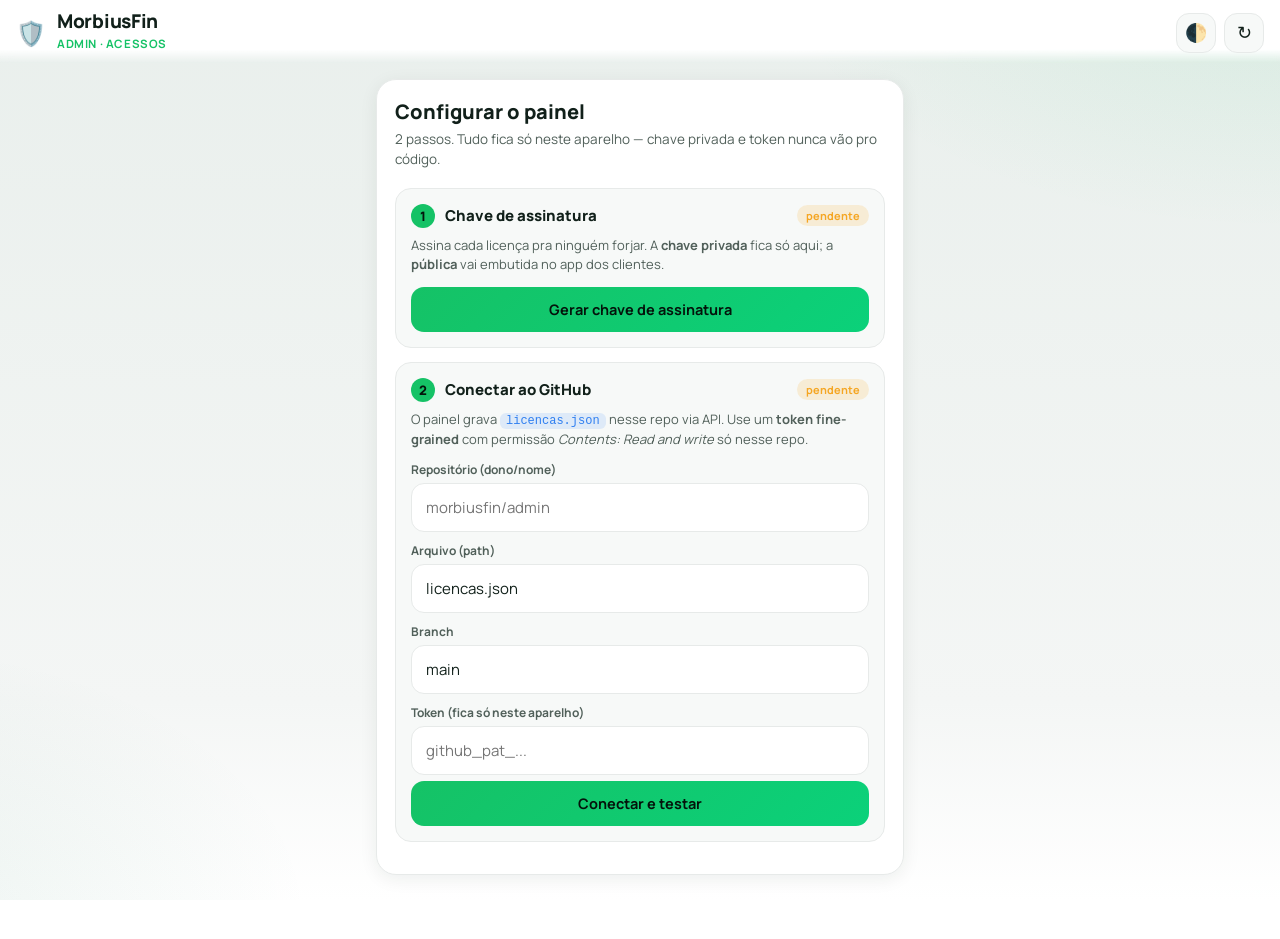
<file: admin/index.html>
<!DOCTYPE html>
<html lang="pt-BR">
<head>
  <meta charset="UTF-8" />
  <meta name="viewport" content="width=device-width, initial-scale=1.0, maximum-scale=1.0, user-scalable=no, viewport-fit=cover" />
  <meta name="theme-color" content="#0b3d2e" />
  <meta name="apple-mobile-web-app-capable" content="yes" />
  <meta name="apple-mobile-web-app-status-bar-style" content="black-translucent" />
  <meta name="apple-mobile-web-app-title" content="MorbiusFin admin" />
  <title>MorbiusFin · admin</title>
  <script>try{var t=localStorage.getItem("mfadmin.theme"),h=document.documentElement;if(t==="dark")h.classList.add("theme-dark");else if(t==="light")h.classList.add("theme-light");}catch(e){}</script>
  <link rel="manifest" href="manifest.webmanifest" />
  <link rel="apple-touch-icon" href="icons/icon-192.png" />
  <link rel="icon" href="icons/icon-192.png" />
  <link rel="preconnect" href="https://fonts.googleapis.com" />
  <link rel="preconnect" href="https://fonts.gstatic.com" crossorigin />
  <link rel="stylesheet" href="https://fonts.googleapis.com/css2?family=Manrope:wght@400;500;600;700;800&display=swap" />
  <link rel="stylesheet" href="css/styles.css" />
</head>
<body class="splash-on">
  <!-- SPLASH -->
  <div id="splash">
    <div class="splash-bg"></div>
    <div class="splash-name">MorbiusFin</div>
    <div class="splash-tag">painel de acessos</div>
    <div class="splash-loader" aria-hidden="true"><span></span></div>
  </div>

  <!-- HEADER -->
  <header class="app-header">
    <div class="header-row">
      <div class="header-left">
        <span class="brand-mark" aria-hidden="true">🛡️</span>
        <div class="brand-text">
          <h1>MorbiusFin</h1>
          <span class="brand-sub">admin · acessos</span>
        </div>
      </div>
      <div class="header-right">
        <button id="btnTheme" class="icon-btn" aria-label="Tema" title="Tema">🌓</button>
        <button id="btnSync" class="icon-btn" aria-label="Atualizar" title="Atualizar">↻</button>
      </div>
    </div>
    <div id="connBar" class="conn-bar hidden">
      <span id="connDot" class="conn-dot"></span>
      <span id="connText">desconectado</span>
      <button id="connEdit" class="conn-edit">conexão</button>
    </div>
  </header>

  <main class="app">
    <!-- ===== SETUP / ONBOARDING ===== -->
    <section id="setup" class="screen hidden">
      <div class="card setup-card">
        <h2 class="setup-title">Configurar o painel</h2>
        <p class="setup-lead">2 passos. Tudo fica só neste aparelho — chave privada e token nunca vão pro código.</p>

        <!-- passo 1: chave -->
        <div class="step" id="step1">
          <div class="step-head"><span class="step-num">1</span><span class="step-name">Chave de assinatura</span><span id="step1Badge" class="step-badge">pendente</span></div>
          <p class="step-desc">Assina cada licença pra ninguém forjar. A <b>chave privada</b> fica só aqui; a <b>pública</b> vai embutida no app dos clientes.</p>
          <div id="keyMissing">
            <button id="genKey" class="btn primary block">Gerar chave de assinatura</button>
          </div>
          <div id="keyReady" class="hidden">
            <label class="mini-label">Chave pública (entregue ao dev pra embutir no financas)</label>
            <textarea id="pubKeyOut" class="pub-out" rows="3" readonly></textarea>
            <div class="row-btns">
              <button id="copyPub" class="btn ghost sm">Copiar pública</button>
              <button id="backupKeys" class="btn ghost sm">Baixar backup das chaves</button>
            </div>
            <details class="adv">
              <summary>Restaurar chaves de um backup</summary>
              <input id="restoreKeys" type="file" accept="application/json" class="file-in" />
            </details>
            <p class="warn-line">⚠️ Sem backup da chave privada, ao reinstalar você não consegue mais publicar mudanças. Guarde o arquivo.</p>
          </div>
        </div>

        <!-- passo 2: github -->
        <div class="step" id="step2">
          <div class="step-head"><span class="step-num">2</span><span class="step-name">Conectar ao GitHub</span><span id="step2Badge" class="step-badge">pendente</span></div>
          <p class="step-desc">O painel grava <code>licencas.json</code> nesse repo via API. Use um <b>token fine-grained</b> com permissão <i>Contents: Read and write</i> só nesse repo.</p>
          <label class="mini-label">Repositório (dono/nome)</label>
          <input id="ghRepo" class="field" placeholder="morbiusfin/admin" autocapitalize="off" autocorrect="off" spellcheck="false" />
          <label class="mini-label">Arquivo (path)</label>
          <input id="ghPath" class="field" value="licencas.json" autocapitalize="off" autocorrect="off" spellcheck="false" />
          <label class="mini-label">Branch</label>
          <input id="ghBranch" class="field" value="main" autocapitalize="off" autocorrect="off" spellcheck="false" />
          <label class="mini-label">Token (fica só neste aparelho)</label>
          <input id="ghToken" class="field" type="password" placeholder="github_pat_..." autocapitalize="off" autocorrect="off" spellcheck="false" />
          <button id="connectGh" class="btn primary block">Conectar e testar</button>
          <p id="connErr" class="err-line hidden"></p>
        </div>
      </div>
    </section>

    <!-- ===== DASHBOARD ===== -->
    <section id="dash" class="screen hidden">
      <div class="stat-row">
        <div class="stat"><span class="stat-num" id="stAtivos">0</span><span class="stat-lab">ativos</span></div>
        <div class="stat"><span class="stat-num" id="stBloq">0</span><span class="stat-lab">bloqueados</span></div>
        <div class="stat"><span class="stat-num" id="stVit">0</span><span class="stat-lab">vitalícios</span></div>
        <div class="stat warn-stat"><span class="stat-num" id="stExp">0</span><span class="stat-lab">expirando</span></div>
      </div>

      <div class="toolbar">
        <input id="search" class="field search" placeholder="🔎 buscar por apelido ou código" />
        <select id="filterSt" class="field sel">
          <option value="all">Todos</option>
          <option value="ativo">Ativos</option>
          <option value="bloqueado">Bloqueados</option>
          <option value="expirado">Expirados</option>
          <option value="vitalicio">Vitalícios</option>
        </select>
      </div>

      <div id="dirtyBar" class="dirty-bar hidden">
        <span id="dirtyText">1 alteração pendente</span>
        <button id="publish" class="btn primary sm">Publicar</button>
      </div>

      <div id="list" class="lic-list"></div>
      <div id="empty" class="empty hidden">
        <div class="empty-emoji">📭</div>
        <p>Nenhuma licença ainda.</p>
        <p class="muted-sm">Toque em <b>+</b> e cole o código de acesso que o cliente vê no app dele.</p>
      </div>
      <div class="last-pub" id="lastPub"></div>
    </section>
  </main>

  <!-- FAB -->
  <button id="fab" class="fab hidden" aria-label="Adicionar licença">+</button>

  <!-- ===== MODAIS ===== -->
  <div id="modalAdd" class="modal hidden">
    <div class="modal-card">
      <button class="modal-x" data-close="modalAdd" aria-label="Fechar">✕</button>
      <h3 id="addTitle">Adicionar licença</h3>
      <label class="mini-label">Código de acesso do cliente</label>
      <input id="addCode" class="field" placeholder="ex.: 4F2A-9C71" autocapitalize="characters" autocorrect="off" spellcheck="false" />
      <label class="mini-label">Apelido (só pra você ver)</label>
      <input id="addName" class="field" placeholder="ex.: João — WhatsApp" />
      <label class="mini-label">Plano</label>
      <select id="addPlan" class="field sel">
        <option value="vitalicio">Vitalício</option>
        <option value="mensal">Mensal (30 dias)</option>
        <option value="anual">Anual (365 dias)</option>
        <option value="teste">Teste (7 dias)</option>
      </select>
      <div class="modal-actions">
        <button class="btn ghost" data-close="modalAdd">Cancelar</button>
        <button id="addSave" class="btn primary">Adicionar</button>
      </div>
    </div>
  </div>

  <div id="modalConfirm" class="modal hidden">
    <div class="modal-card alert-card">
      <h3 id="cfTitle">Confirmar</h3>
      <p id="cfText" class="cf-text"></p>
      <div class="modal-actions">
        <button class="btn ghost" data-close="modalConfirm">Cancelar</button>
        <button id="cfOk" class="btn danger">Confirmar</button>
      </div>
    </div>
  </div>

  <div id="connModal" class="modal hidden">
    <div class="modal-card">
      <button class="modal-x" data-close="connModal" aria-label="Fechar">✕</button>
      <h3>Conexão GitHub</h3>
      <label class="mini-label">Repositório (dono/nome)</label>
      <input id="cmRepo" class="field" autocapitalize="off" autocorrect="off" spellcheck="false" />
      <label class="mini-label">Arquivo (path)</label>
      <input id="cmPath" class="field" autocapitalize="off" autocorrect="off" spellcheck="false" />
      <label class="mini-label">Branch</label>
      <input id="cmBranch" class="field" autocapitalize="off" autocorrect="off" spellcheck="false" />
      <label class="mini-label">Token</label>
      <input id="cmToken" class="field" type="password" placeholder="(em branco = manter atual)" autocapitalize="off" autocorrect="off" spellcheck="false" />
      <div class="modal-actions col">
        <button id="cmSave" class="btn primary block">Salvar e testar</button>
        <button id="cmForget" class="btn ghost block">Esquecer token deste aparelho</button>
      </div>
      <p id="cmErr" class="err-line hidden"></p>
    </div>
  </div>

  <div id="toast" class="toast hidden"></div>

  <script src="js/sign.js"></script>
  <script src="js/github.js"></script>
  <script src="js/app.js"></script>
</body>
</html>
</file>
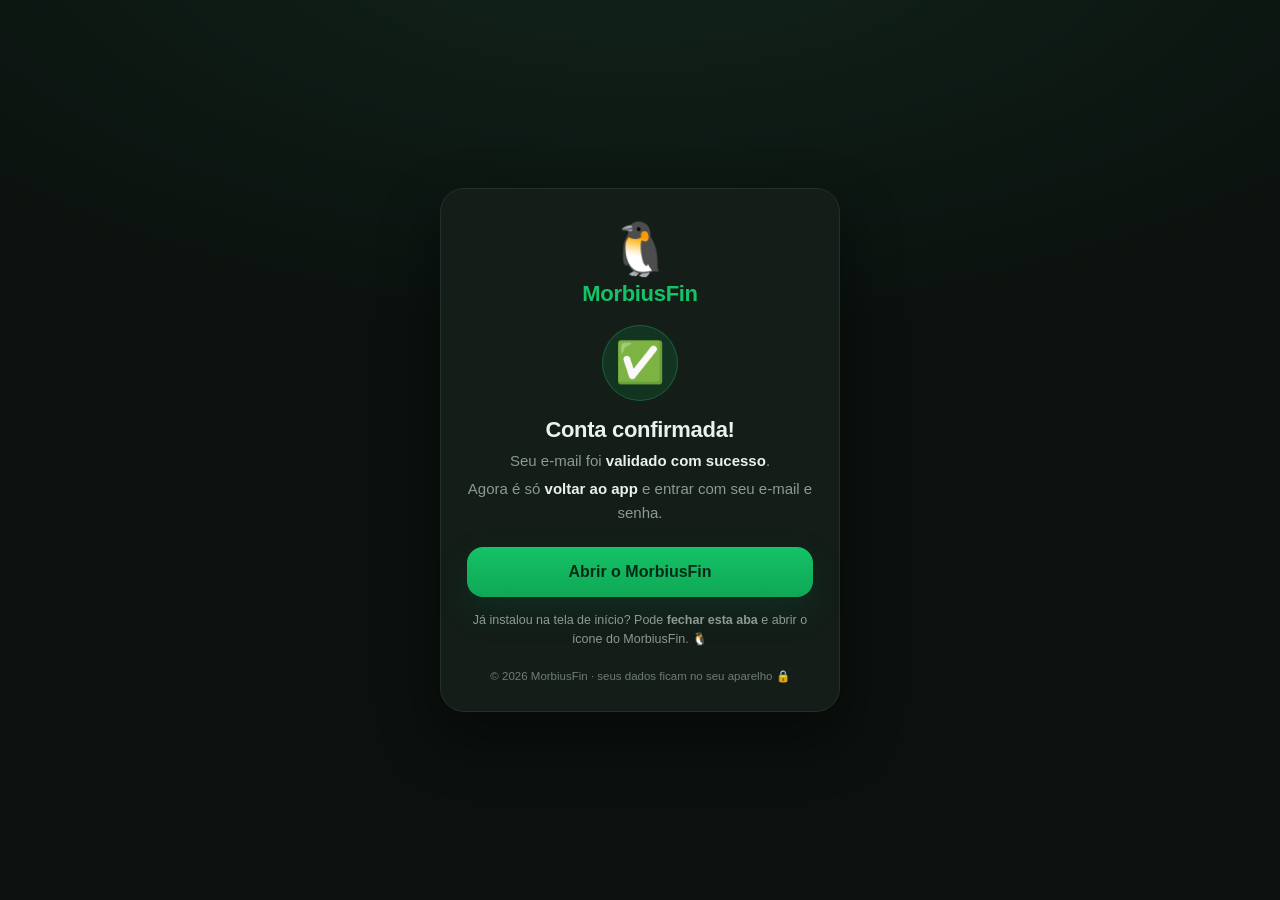
<file: confirmado.html>
<!DOCTYPE html>
<html lang="pt-BR">
<head>
<meta charset="utf-8">
<meta name="viewport" content="width=device-width, initial-scale=1, viewport-fit=cover">
<title>Conta confirmada · MorbiusFin</title>
<link rel="icon" href="icons/icon-192.png">
<style>
  :root { --bg:#0b110e; --card:#141d18; --line:#23302a; --ink:#eaf2ee; --muted:#8b9a92; --green:#15c266; --green2:#0fa856; }
  * { box-sizing: border-box; -webkit-tap-highlight-color: transparent; }
  html, body { margin: 0; height: 100%; }
  body { background: radial-gradient(120% 80% at 50% -10%, #11241b 0%, var(--bg) 60%); color: var(--ink);
    font-family: -apple-system, BlinkMacSystemFont, "Segoe UI", Roboto, Helvetica, Arial, sans-serif;
    display: flex; align-items: center; justify-content: center; padding: 24px; min-height: 100dvh; }
  .card { width: 100%; max-width: 400px; background: var(--card); border: 1px solid var(--line); border-radius: 24px;
    padding: 34px 26px 28px; text-align: center; box-shadow: 0 24px 60px rgba(0,0,0,.45); animation: pop .4s cubic-bezier(.2,.8,.2,1); }
  @keyframes pop { from { opacity: 0; transform: translateY(12px) scale(.97); } to { opacity: 1; transform: none; } }
  .peng { font-size: 52px; line-height: 1; }
  .brand { margin-top: 6px; font-size: 22px; font-weight: 800; color: var(--green); letter-spacing: -.3px; }
  .check { margin: 18px auto 0; width: 76px; height: 76px; border-radius: 50%; background: rgba(21,194,102,.14);
    border: 1px solid rgba(21,194,102,.34); display: flex; align-items: center; justify-content: center; font-size: 40px;
    animation: chk .5s .15s cubic-bezier(.34,1.6,.5,1) both; }
  @keyframes chk { from { transform: scale(0); } to { transform: scale(1); } }
  h1 { font-size: 22px; font-weight: 800; margin: 16px 0 6px; letter-spacing: -.3px; }
  p { font-size: 15px; line-height: 1.6; color: var(--muted); margin: 0 0 4px; }
  p b { color: var(--ink); }
  .btn { display: block; width: 100%; margin-top: 22px; background: linear-gradient(180deg, var(--green) 0%, var(--green2) 100%);
    color: #062a18; font-size: 16px; font-weight: 800; text-decoration: none; padding: 16px; border-radius: 16px;
    box-shadow: 0 14px 30px rgba(11,61,46,.45); }
  .btn:active { transform: scale(.97); }
  .note { font-size: 12.5px; color: var(--muted); margin-top: 14px; line-height: 1.55; }
  .foot { margin-top: 20px; font-size: 11.5px; color: #6f7d75; }
</style>
</head>
<body>
  <div class="card">
    <div class="peng">🐧</div>
    <div class="brand">MorbiusFin</div>
    <div class="check">✅</div>
    <h1>Conta confirmada!</h1>
    <p>Seu e-mail foi <b>validado com sucesso</b>.</p>
    <p>Agora é só <b>voltar ao app</b> e entrar com seu e-mail e senha.</p>
    <a class="btn" href="https://morbiusfin.github.io">Abrir o MorbiusFin</a>
    <div class="note">Já instalou na tela de início? Pode <b>fechar esta aba</b> e abrir o ícone do MorbiusFin. 🐧</div>
    <div class="foot">© 2026 MorbiusFin · seus dados ficam no seu aparelho 🔒</div>
  </div>
</body>
</html>
</file>
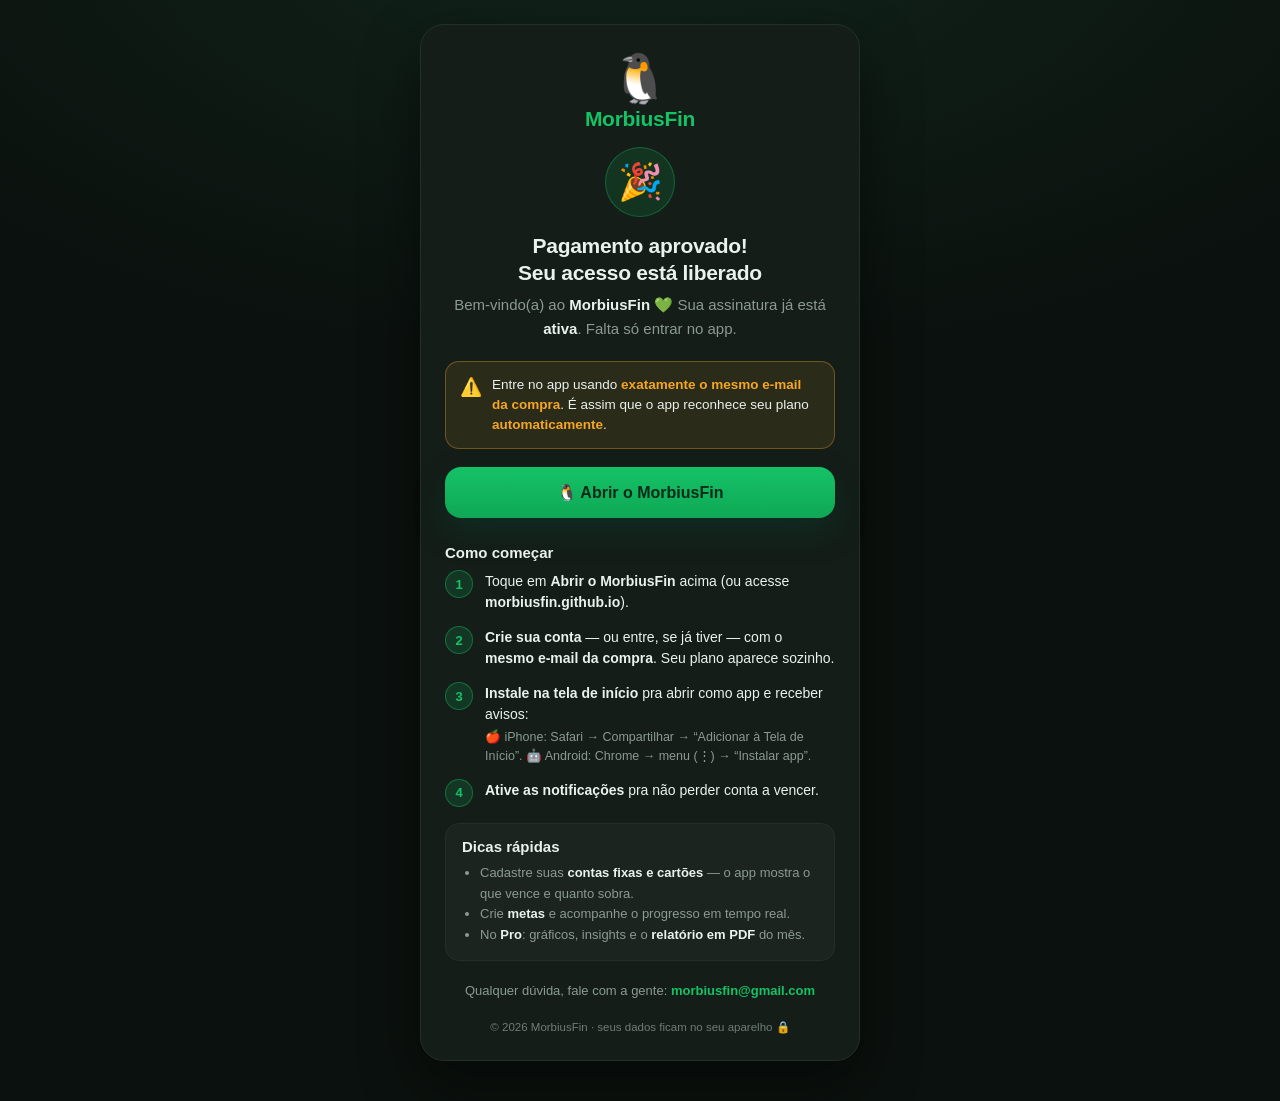
<file: obrigado.html>
<!DOCTYPE html>
<html lang="pt-BR">
<head>
<meta charset="utf-8">
<meta name="viewport" content="width=device-width, initial-scale=1, viewport-fit=cover">
<title>Acesso liberado · MorbiusFin</title>
<link rel="icon" href="icons/icon-192.png">
<style>
  :root { --bg:#0b110e; --card:#141d18; --line:#23302a; --ink:#eaf2ee; --muted:#8b9a92; --green:#15c266; --green2:#0fa856; --amber:#f5a623; }
  * { box-sizing: border-box; -webkit-tap-highlight-color: transparent; }
  html, body { margin: 0; }
  body { background: radial-gradient(120% 70% at 50% -8%, #11241b 0%, var(--bg) 58%); color: var(--ink);
    font-family: -apple-system, BlinkMacSystemFont, "Segoe UI", Roboto, Helvetica, Arial, sans-serif;
    display: flex; align-items: flex-start; justify-content: center; padding: 24px 16px 40px; min-height: 100dvh; }
  .card { width: 100%; max-width: 440px; background: var(--card); border: 1px solid var(--line); border-radius: 24px;
    padding: 30px 24px 26px; box-shadow: 0 24px 60px rgba(0,0,0,.45); animation: pop .45s cubic-bezier(.2,.8,.2,1); }
  @keyframes pop { from { opacity: 0; transform: translateY(14px) scale(.97); } to { opacity: 1; transform: none; } }
  .top { text-align: center; }
  .peng { font-size: 48px; line-height: 1; }
  .brand { margin-top: 4px; font-size: 21px; font-weight: 800; color: var(--green); letter-spacing: -.3px; }
  .check { margin: 16px auto 0; width: 70px; height: 70px; border-radius: 50%; background: rgba(21,194,102,.14);
    border: 1px solid rgba(21,194,102,.34); display: flex; align-items: center; justify-content: center; font-size: 36px;
    animation: chk .5s .15s cubic-bezier(.34,1.6,.5,1) both; }
  @keyframes chk { from { transform: scale(0); } to { transform: scale(1); } }
  h1 { font-size: 21px; font-weight: 800; margin: 15px 0 6px; letter-spacing: -.3px; text-align: center; line-height: 1.3; }
  .lead { font-size: 15px; line-height: 1.6; color: var(--muted); margin: 0; text-align: center; }
  .lead b { color: var(--ink); }
  .warn { display: flex; gap: 10px; margin: 20px 0 4px; padding: 13px 14px; border-radius: 14px;
    background: rgba(245,166,35,.10); border: 1px solid rgba(245,166,35,.34); }
  .warn .ic { font-size: 18px; line-height: 1.4; }
  .warn div { font-size: 13.5px; line-height: 1.5; color: var(--ink); }
  .warn b { color: var(--amber); }
  .btn { display: block; width: 100%; margin-top: 18px; background: linear-gradient(180deg, var(--green) 0%, var(--green2) 100%);
    color: #062a18; font-size: 16px; font-weight: 800; text-decoration: none; text-align: center; padding: 16px; border-radius: 16px;
    box-shadow: 0 14px 30px rgba(11,61,46,.45); }
  .btn:active { transform: scale(.98); }
  .sec-t { font-size: 15px; font-weight: 800; color: var(--ink); margin: 26px 0 10px; }
  ol.steps { margin: 0; padding: 0; list-style: none; counter-reset: s; }
  ol.steps li { position: relative; padding: 0 0 14px 40px; counter-increment: s; font-size: 14px; line-height: 1.5; color: var(--ink); }
  ol.steps li::before { content: counter(s); position: absolute; left: 0; top: -1px; width: 26px; height: 26px; border-radius: 50%;
    background: rgba(21,194,102,.16); border: 1px solid rgba(21,194,102,.4); color: var(--green); font-weight: 800; font-size: 13px;
    display: flex; align-items: center; justify-content: center; }
  ol.steps li:last-child { padding-bottom: 0; }
  ol.steps li b { color: var(--ink); }
  ol.steps li .sub { display: block; color: var(--muted); font-size: 12.5px; margin-top: 3px; }
  .tips { margin-top: 22px; padding: 14px 16px; border-radius: 14px; background: rgba(255,255,255,.03); border: 1px solid var(--line); }
  .tips .sec-t { margin: 0 0 8px; }
  .tips ul { margin: 0; padding-left: 18px; }
  .tips li { font-size: 13px; line-height: 1.6; color: var(--muted); }
  .tips li b { color: var(--ink); }
  .support { margin-top: 20px; text-align: center; font-size: 13px; color: var(--muted); line-height: 1.6; }
  .support a { color: var(--green); font-weight: 700; text-decoration: none; }
  .foot { margin-top: 18px; text-align: center; font-size: 11.5px; color: #6f7d75; }
</style>
</head>
<body>
  <div class="card">
    <div class="top">
      <div class="peng">🐧</div>
      <div class="brand">MorbiusFin</div>
      <div class="check">🎉</div>
      <h1>Pagamento aprovado!<br>Seu acesso está liberado</h1>
      <p class="lead">Bem-vindo(a) ao <b>MorbiusFin</b> 💚 Sua assinatura já está <b>ativa</b>. Falta só entrar no app.</p>
    </div>

    <div class="warn">
      <span class="ic">⚠️</span>
      <div>Entre no app usando <b>exatamente o mesmo e-mail da compra</b>. É assim que o app reconhece seu plano <b>automaticamente</b>.</div>
    </div>

    <a class="btn" href="https://morbiusfin.github.io">🐧 Abrir o MorbiusFin</a>

    <div class="sec-t">Como começar</div>
    <ol class="steps">
      <li>Toque em <b>Abrir o MorbiusFin</b> acima (ou acesse <b>morbiusfin.github.io</b>).</li>
      <li><b>Crie sua conta</b> — ou entre, se já tiver — com o <b>mesmo e-mail da compra</b>. Seu plano aparece sozinho.</li>
      <li><b>Instale na tela de início</b> pra abrir como app e receber avisos:
        <span class="sub">🍎 iPhone: Safari → Compartilhar → “Adicionar à Tela de Início”. 🤖 Android: Chrome → menu (⋮) → “Instalar app”.</span>
      </li>
      <li><b>Ative as notificações</b> pra não perder conta a vencer.</li>
    </ol>

    <div class="tips">
      <div class="sec-t">Dicas rápidas</div>
      <ul>
        <li>Cadastre suas <b>contas fixas e cartões</b> — o app mostra o que vence e quanto sobra.</li>
        <li>Crie <b>metas</b> e acompanhe o progresso em tempo real.</li>
        <li>No <b>Pro</b>: gráficos, insights e o <b>relatório em PDF</b> do mês.</li>
      </ul>
    </div>

    <div class="support">
      Qualquer dúvida, fale com a gente: <a href="mailto:morbiusfin@gmail.com">morbiusfin@gmail.com</a>
    </div>
    <div class="foot">© 2026 MorbiusFin · seus dados ficam no seu aparelho 🔒</div>
  </div>
</body>
</html>
</file>
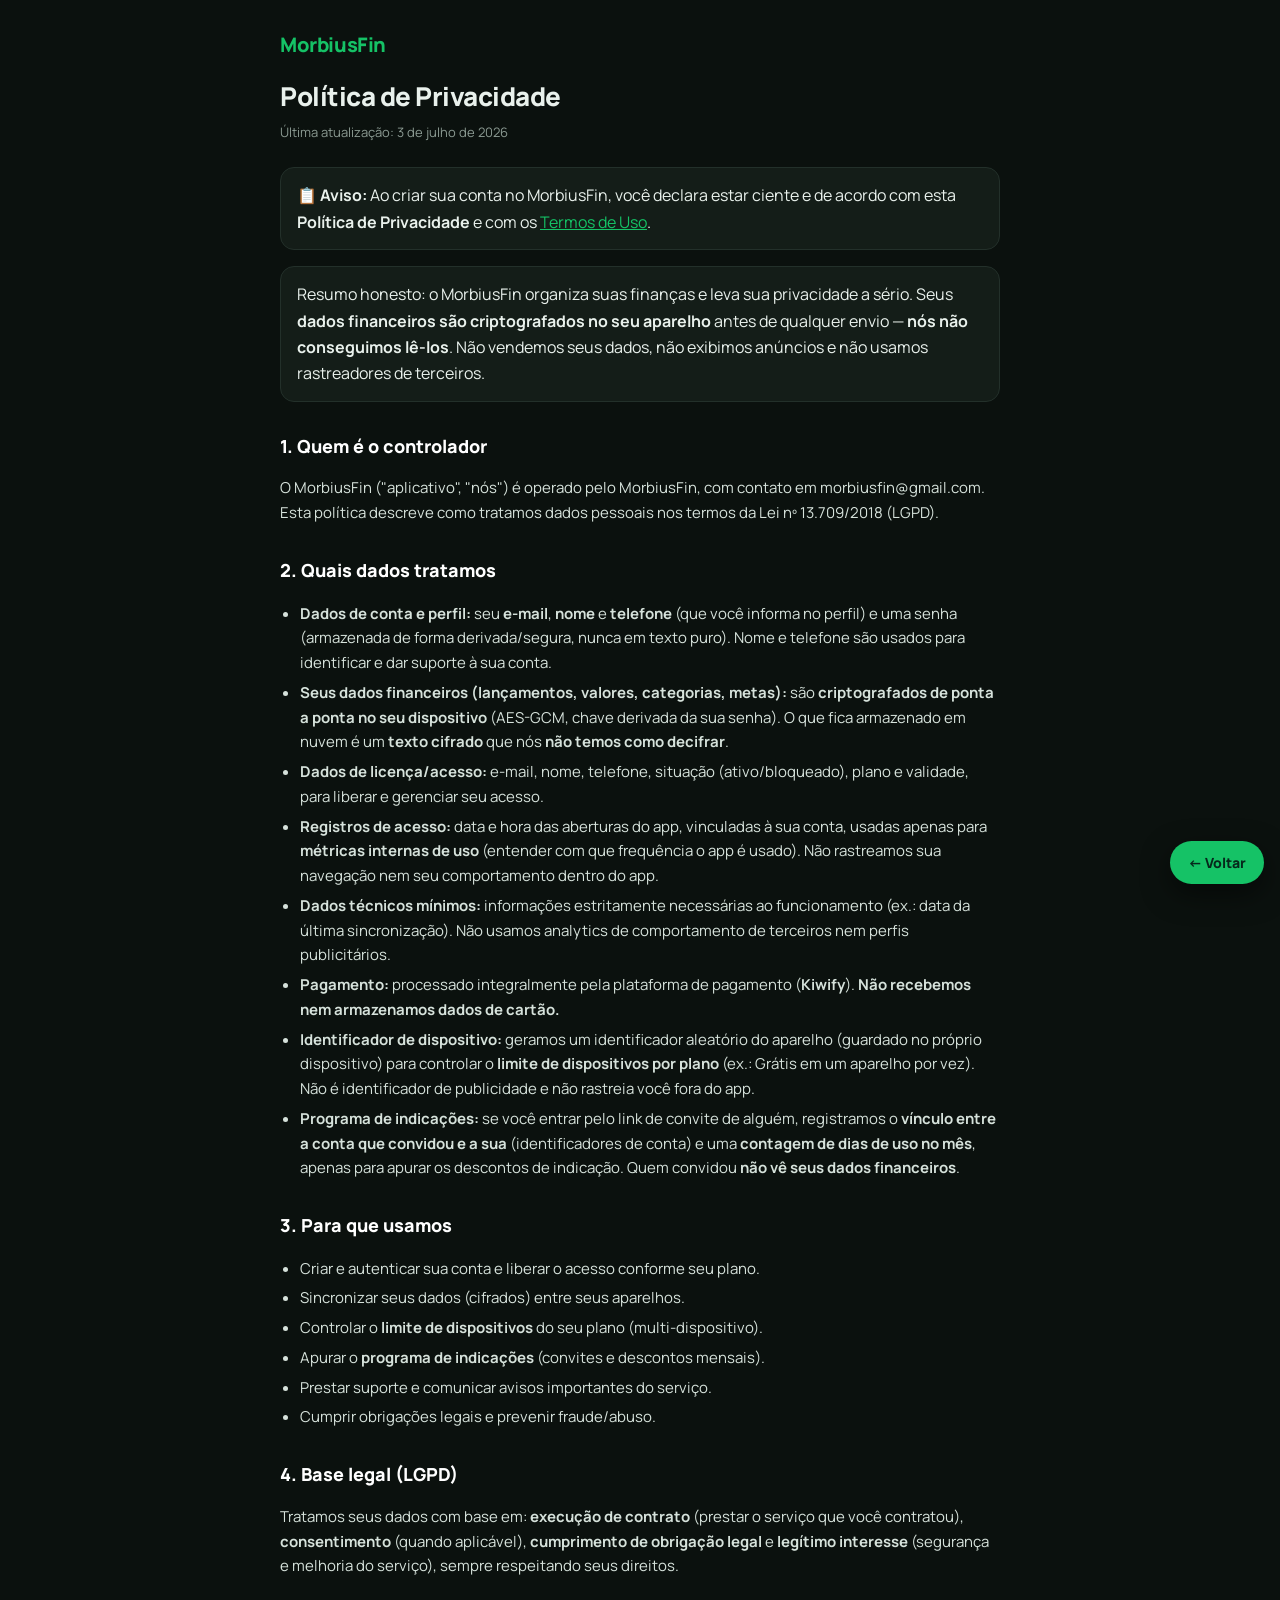
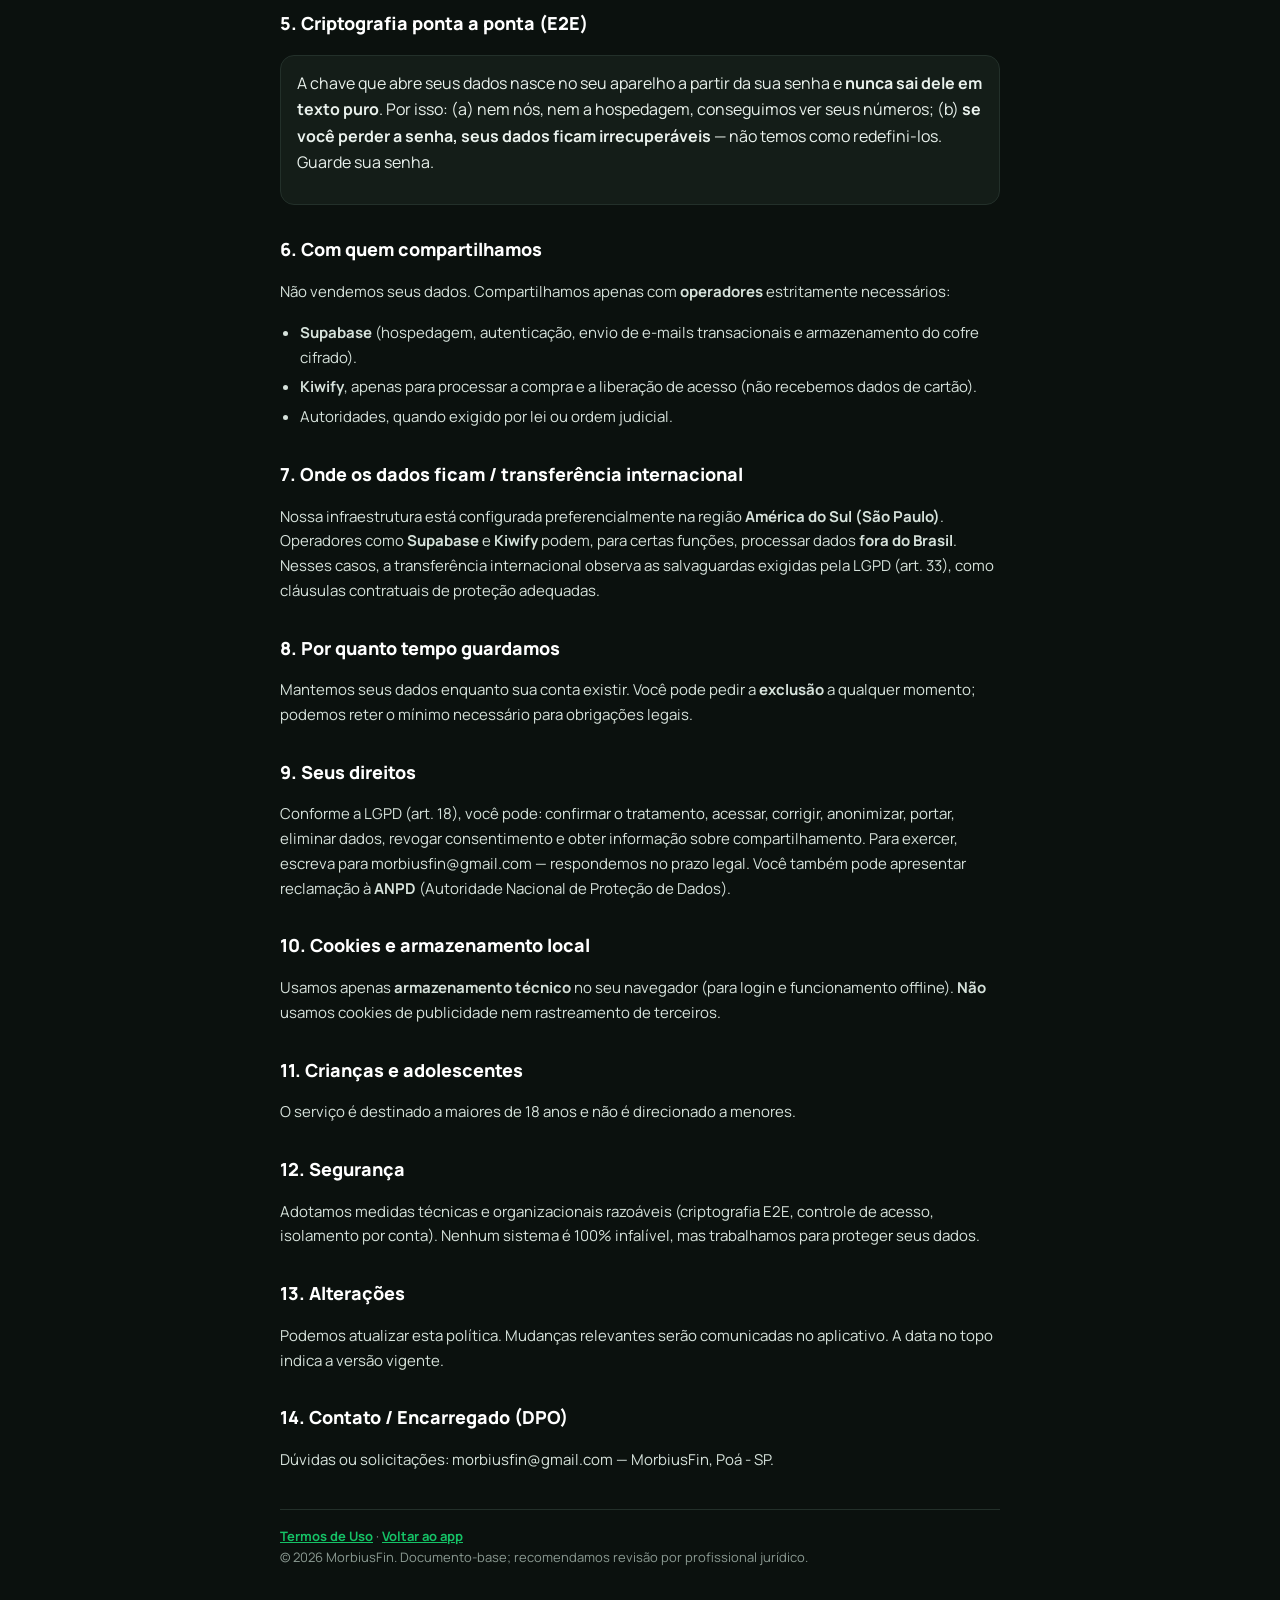
<file: privacidade.html>
<!DOCTYPE html>
<html lang="pt-BR">
<head>
<meta charset="UTF-8" />
<meta name="viewport" content="width=device-width, initial-scale=1.0, viewport-fit=cover" />
<meta name="theme-color" content="#0b3d2e" />
<meta name="robots" content="index,follow" />
<title>Política de Privacidade · MorbiusFin</title>
<link rel="preconnect" href="https://fonts.googleapis.com" />
<link rel="stylesheet" href="https://fonts.googleapis.com/css2?family=Manrope:wght@400;500;600;700;800&display=swap" />
<style>
  :root{ --bg:#0b110e; --card:#141d18; --ink:#e9f1ec; --muted:#8b9a92; --line:#23302a; --accent:#15c266; --font:"Manrope",-apple-system,Segoe UI,Roboto,sans-serif; }
  *{box-sizing:border-box;} html{background:var(--bg);} body{margin:0;background:var(--bg);color:var(--ink);font-family:var(--font);line-height:1.65;overscroll-behavior:none;}
  .wrap{max-width:760px;margin:0 auto;padding:calc(28px + env(safe-area-inset-top)) 20px calc(48px + env(safe-area-inset-bottom));}
  .brand{color:var(--accent);font-weight:800;font-size:20px;letter-spacing:-.4px;}
  h1{font-size:26px;font-weight:800;letter-spacing:-.5px;margin:14px 0 4px;}
  .upd{color:var(--muted);font-size:13px;margin-bottom:24px;}
  h2{font-size:18px;font-weight:800;margin:30px 0 8px;color:#fff;}
  p,li{font-size:15px;color:#d6e2db;}
  a{color:var(--accent);}
  ul{padding-left:20px;} li{margin:5px 0;}
  .box{background:var(--card);border:1px solid var(--line);border-radius:14px;padding:14px 16px;margin:16px 0;}
  .ph{background:rgba(245,166,35,.16);color:#f5a623;border-radius:5px;padding:0 5px;font-weight:700;}
  .foot{margin-top:36px;border-top:1px solid var(--line);padding-top:16px;color:var(--muted);font-size:13px;}
  .foot a{font-weight:700;}
  .voltar-btn{position:fixed;right:16px;bottom:calc(16px + env(safe-area-inset-bottom));z-index:50;background:var(--accent);color:#06281c;border:0;font-family:var(--font);font-weight:800;font-size:14px;padding:12px 18px;border-radius:999px;box-shadow:0 10px 28px rgba(0,0,0,.5);cursor:pointer;display:inline-flex;align-items:center;gap:6px;transition:transform .15s ease,box-shadow .15s ease;}
  .voltar-btn:hover{transform:translateY(-2px);box-shadow:0 14px 34px rgba(21,194,102,.4);}
  .voltar-btn:active{transform:scale(.94);}
</style>
</head>
<body>
<div class="wrap">
  <div class="brand">MorbiusFin</div>
  <h1>Política de Privacidade</h1>
  <div class="upd">Última atualização: 3 de julho de 2026</div>

  <div class="box">📋 <b>Aviso:</b> Ao criar sua conta no MorbiusFin, você declara estar ciente e de acordo com esta <b>Política de Privacidade</b> e com os <a href="termos.html">Termos de Uso</a>.</div>

  <div class="box">Resumo honesto: o MorbiusFin organiza suas finanças e leva sua privacidade a sério. Seus <b>dados financeiros são criptografados no seu aparelho</b> antes de qualquer envio — <b>nós não conseguimos lê-los</b>. Não vendemos seus dados, não exibimos anúncios e não usamos rastreadores de terceiros.</div>

  <h2>1. Quem é o controlador</h2>
  <p>O MorbiusFin ("aplicativo", "nós") é operado pelo MorbiusFin, com contato em morbiusfin@gmail.com. Esta política descreve como tratamos dados pessoais nos termos da Lei nº 13.709/2018 (LGPD).</p>

  <h2>2. Quais dados tratamos</h2>
  <ul>
    <li><b>Dados de conta e perfil:</b> seu <b>e-mail</b>, <b>nome</b> e <b>telefone</b> (que você informa no perfil) e uma senha (armazenada de forma derivada/segura, nunca em texto puro). Nome e telefone são usados para identificar e dar suporte à sua conta.</li>
    <li><b>Seus dados financeiros (lançamentos, valores, categorias, metas):</b> são <b>criptografados de ponta a ponta no seu dispositivo</b> (AES-GCM, chave derivada da sua senha). O que fica armazenado em nuvem é um <b>texto cifrado</b> que nós <b>não temos como decifrar</b>.</li>
    <li><b>Dados de licença/acesso:</b> e-mail, nome, telefone, situação (ativo/bloqueado), plano e validade, para liberar e gerenciar seu acesso.</li>
    <li><b>Registros de acesso:</b> data e hora das aberturas do app, vinculadas à sua conta, usadas apenas para <b>métricas internas de uso</b> (entender com que frequência o app é usado). Não rastreamos sua navegação nem seu comportamento dentro do app.</li>
    <li><b>Dados técnicos mínimos:</b> informações estritamente necessárias ao funcionamento (ex.: data da última sincronização). Não usamos analytics de comportamento de terceiros nem perfis publicitários.</li>
    <li><b>Pagamento:</b> processado integralmente pela plataforma de pagamento (<b>Kiwify</b>). <b>Não recebemos nem armazenamos dados de cartão.</b></li>
    <li><b>Identificador de dispositivo:</b> geramos um identificador aleatório do aparelho (guardado no próprio dispositivo) para controlar o <b>limite de dispositivos por plano</b> (ex.: Grátis em um aparelho por vez). Não é identificador de publicidade e não rastreia você fora do app.</li>
    <li><b>Programa de indicações:</b> se você entrar pelo link de convite de alguém, registramos o <b>vínculo entre a conta que convidou e a sua</b> (identificadores de conta) e uma <b>contagem de dias de uso no mês</b>, apenas para apurar os descontos de indicação. Quem convidou <b>não vê seus dados financeiros</b>.</li>
  </ul>

  <h2>3. Para que usamos</h2>
  <ul>
    <li>Criar e autenticar sua conta e liberar o acesso conforme seu plano.</li>
    <li>Sincronizar seus dados (cifrados) entre seus aparelhos.</li>
    <li>Controlar o <b>limite de dispositivos</b> do seu plano (multi-dispositivo).</li>
    <li>Apurar o <b>programa de indicações</b> (convites e descontos mensais).</li>
    <li>Prestar suporte e comunicar avisos importantes do serviço.</li>
    <li>Cumprir obrigações legais e prevenir fraude/abuso.</li>
  </ul>

  <h2>4. Base legal (LGPD)</h2>
  <p>Tratamos seus dados com base em: <b>execução de contrato</b> (prestar o serviço que você contratou), <b>consentimento</b> (quando aplicável), <b>cumprimento de obrigação legal</b> e <b>legítimo interesse</b> (segurança e melhoria do serviço), sempre respeitando seus direitos.</p>

  <h2>5. Criptografia ponta a ponta (E2E)</h2>
  <div class="box">A chave que abre seus dados nasce no seu aparelho a partir da sua senha e <b>nunca sai dele em texto puro</b>. Por isso: (a) nem nós, nem a hospedagem, conseguimos ver seus números; (b) <b>se você perder a senha, seus dados ficam irrecuperáveis</b> — não temos como redefini-los. Guarde sua senha.</p></div>

  <h2>6. Com quem compartilhamos</h2>
  <p>Não vendemos seus dados. Compartilhamos apenas com <b>operadores</b> estritamente necessários:</p>
  <ul>
    <li><b>Supabase</b> (hospedagem, autenticação, envio de e-mails transacionais e armazenamento do cofre cifrado).</li>
    <li><b>Kiwify</b>, apenas para processar a compra e a liberação de acesso (não recebemos dados de cartão).</li>
    <li>Autoridades, quando exigido por lei ou ordem judicial.</li>
  </ul>

  <h2>7. Onde os dados ficam / transferência internacional</h2>
  <p>Nossa infraestrutura está configurada preferencialmente na região <b>América do Sul (São Paulo)</b>. Operadores como <b>Supabase</b> e <b>Kiwify</b> podem, para certas funções, processar dados <b>fora do Brasil</b>. Nesses casos, a transferência internacional observa as salvaguardas exigidas pela LGPD (art. 33), como cláusulas contratuais de proteção adequadas.</p>

  <h2>8. Por quanto tempo guardamos</h2>
  <p>Mantemos seus dados enquanto sua conta existir. Você pode pedir a <b>exclusão</b> a qualquer momento; podemos reter o mínimo necessário para obrigações legais.</p>

  <h2>9. Seus direitos</h2>
  <p>Conforme a LGPD (art. 18), você pode: confirmar o tratamento, acessar, corrigir, anonimizar, portar, eliminar dados, revogar consentimento e obter informação sobre compartilhamento. Para exercer, escreva para morbiusfin@gmail.com — respondemos no prazo legal. Você também pode apresentar reclamação à <b>ANPD</b> (Autoridade Nacional de Proteção de Dados).</p>

  <h2>10. Cookies e armazenamento local</h2>
  <p>Usamos apenas <b>armazenamento técnico</b> no seu navegador (para login e funcionamento offline). <b>Não</b> usamos cookies de publicidade nem rastreamento de terceiros.</p>

  <h2>11. Crianças e adolescentes</h2>
  <p>O serviço é destinado a maiores de 18 anos e não é direcionado a menores.</p>

  <h2>12. Segurança</h2>
  <p>Adotamos medidas técnicas e organizacionais razoáveis (criptografia E2E, controle de acesso, isolamento por conta). Nenhum sistema é 100% infalível, mas trabalhamos para proteger seus dados.</p>

  <h2>13. Alterações</h2>
  <p>Podemos atualizar esta política. Mudanças relevantes serão comunicadas no aplicativo. A data no topo indica a versão vigente.</p>

  <h2>14. Contato / Encarregado (DPO)</h2>
  <p>Dúvidas ou solicitações: morbiusfin@gmail.com — MorbiusFin, Poá - SP.</p>

  <div class="foot">
    <a href="termos.html">Termos de Uso</a> · <a href="./">Voltar ao app</a><br>
    © 2026 MorbiusFin. Documento-base; recomendamos revisão por profissional jurídico.
  </div>
</div>
  <button type="button" class="voltar-btn" onclick="if(history.length>1){history.back()}else{location.href='./'}">← Voltar</button>
</body>
</html>
</file>
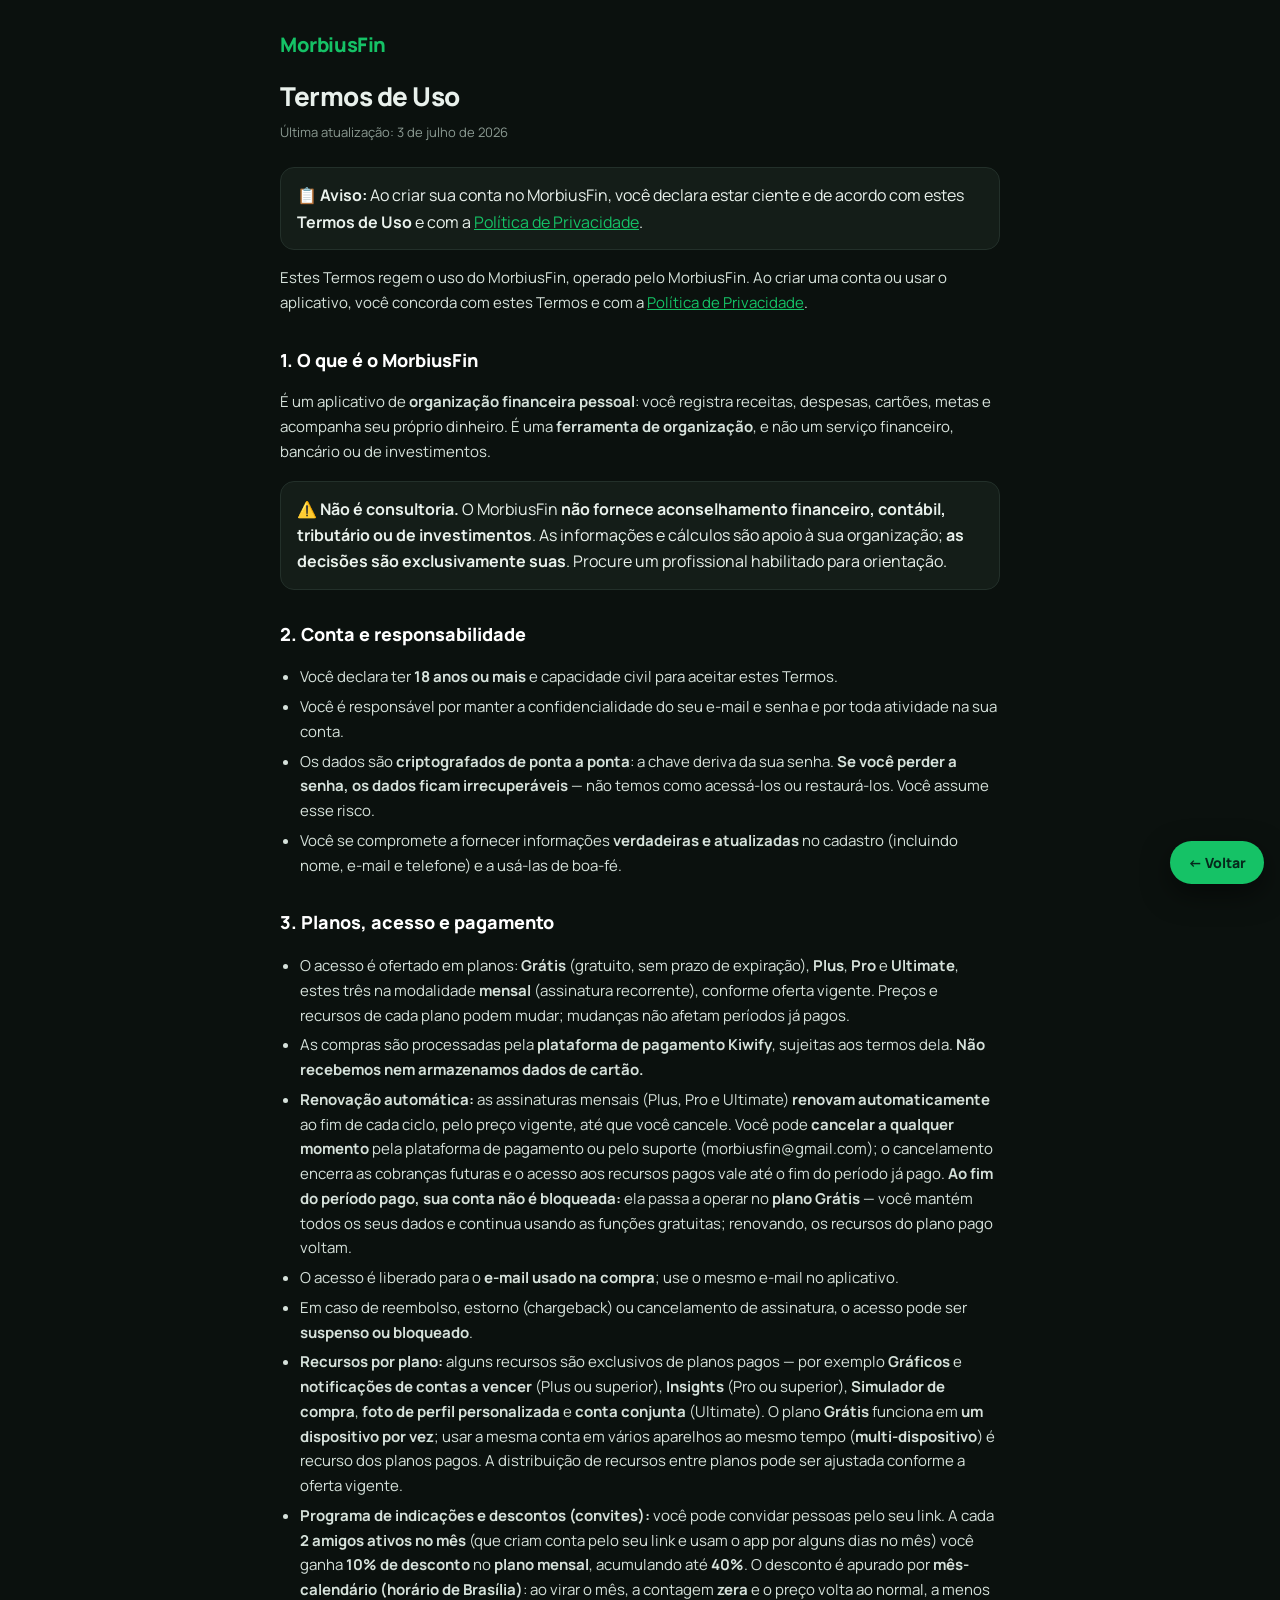
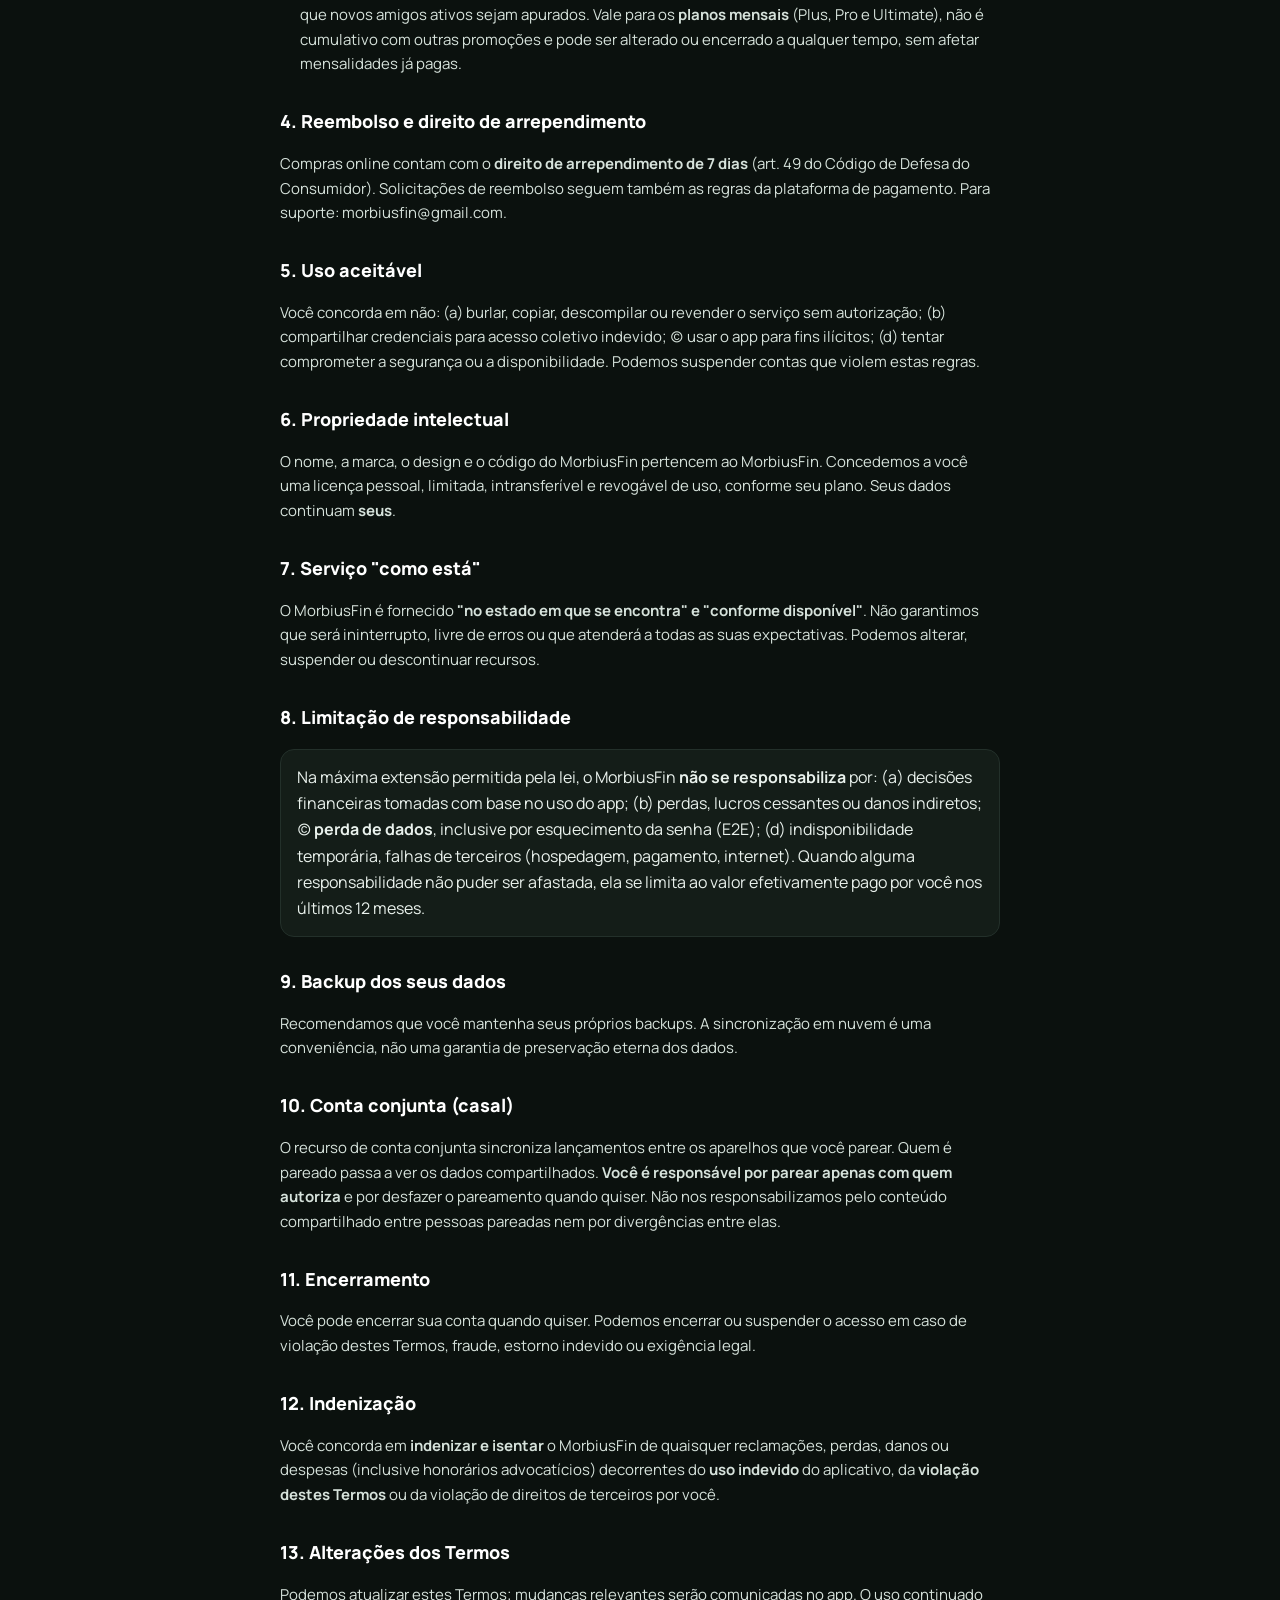
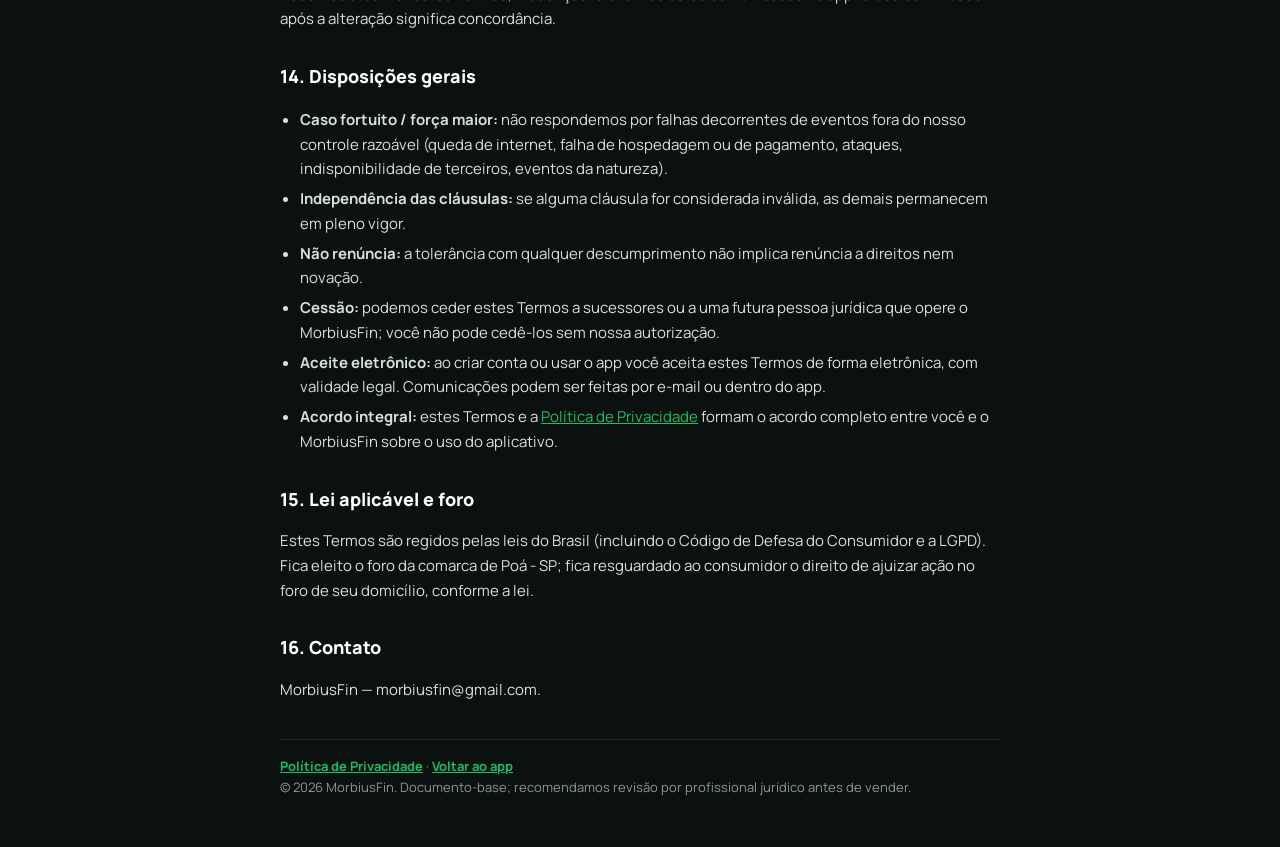
<file: termos.html>
<!DOCTYPE html>
<html lang="pt-BR">
<head>
<meta charset="UTF-8" />
<meta name="viewport" content="width=device-width, initial-scale=1.0, viewport-fit=cover" />
<meta name="theme-color" content="#0b3d2e" />
<meta name="robots" content="index,follow" />
<title>Termos de Uso · MorbiusFin</title>
<link rel="preconnect" href="https://fonts.googleapis.com" />
<link rel="stylesheet" href="https://fonts.googleapis.com/css2?family=Manrope:wght@400;500;600;700;800&display=swap" />
<style>
  :root{ --bg:#0b110e; --card:#141d18; --ink:#e9f1ec; --muted:#8b9a92; --line:#23302a; --accent:#15c266; --font:"Manrope",-apple-system,Segoe UI,Roboto,sans-serif; }
  *{box-sizing:border-box;} html{background:var(--bg);} body{margin:0;background:var(--bg);color:var(--ink);font-family:var(--font);line-height:1.65;overscroll-behavior:none;}
  .wrap{max-width:760px;margin:0 auto;padding:calc(28px + env(safe-area-inset-top)) 20px calc(48px + env(safe-area-inset-bottom));}
  .brand{color:var(--accent);font-weight:800;font-size:20px;letter-spacing:-.4px;}
  h1{font-size:26px;font-weight:800;letter-spacing:-.5px;margin:14px 0 4px;}
  .upd{color:var(--muted);font-size:13px;margin-bottom:24px;}
  h2{font-size:18px;font-weight:800;margin:30px 0 8px;color:#fff;}
  p,li{font-size:15px;color:#d6e2db;}
  a{color:var(--accent);}
  ul{padding-left:20px;} li{margin:5px 0;}
  .box{background:var(--card);border:1px solid var(--line);border-radius:14px;padding:14px 16px;margin:16px 0;}
  .ph{background:rgba(245,166,35,.16);color:#f5a623;border-radius:5px;padding:0 5px;font-weight:700;}
  .foot{margin-top:36px;border-top:1px solid var(--line);padding-top:16px;color:var(--muted);font-size:13px;}
  .foot a{font-weight:700;}
  .voltar-btn{position:fixed;right:16px;bottom:calc(16px + env(safe-area-inset-bottom));z-index:50;background:var(--accent);color:#06281c;border:0;font-family:var(--font);font-weight:800;font-size:14px;padding:12px 18px;border-radius:999px;box-shadow:0 10px 28px rgba(0,0,0,.5);cursor:pointer;display:inline-flex;align-items:center;gap:6px;transition:transform .15s ease,box-shadow .15s ease;}
  .voltar-btn:hover{transform:translateY(-2px);box-shadow:0 14px 34px rgba(21,194,102,.4);}
  .voltar-btn:active{transform:scale(.94);}
</style>
</head>
<body>
<div class="wrap">
  <div class="brand">MorbiusFin</div>
  <h1>Termos de Uso</h1>
  <div class="upd">Última atualização: 3 de julho de 2026</div>

  <div class="box">📋 <b>Aviso:</b> Ao criar sua conta no MorbiusFin, você declara estar ciente e de acordo com estes <b>Termos de Uso</b> e com a <a href="privacidade.html">Política de Privacidade</a>.</div>

  <p>Estes Termos regem o uso do MorbiusFin, operado pelo MorbiusFin. Ao criar uma conta ou usar o aplicativo, você concorda com estes Termos e com a <a href="privacidade.html">Política de Privacidade</a>.</p>

  <h2>1. O que é o MorbiusFin</h2>
  <p>É um aplicativo de <b>organização financeira pessoal</b>: você registra receitas, despesas, cartões, metas e acompanha seu próprio dinheiro. É uma <b>ferramenta de organização</b>, e não um serviço financeiro, bancário ou de investimentos.</p>

  <div class="box">⚠️ <b>Não é consultoria.</b> O MorbiusFin <b>não fornece aconselhamento financeiro, contábil, tributário ou de investimentos</b>. As informações e cálculos são apoio à sua organização; <b>as decisões são exclusivamente suas</b>. Procure um profissional habilitado para orientação.</div>

  <h2>2. Conta e responsabilidade</h2>
  <ul>
    <li>Você declara ter <b>18 anos ou mais</b> e capacidade civil para aceitar estes Termos.</li>
    <li>Você é responsável por manter a confidencialidade do seu e-mail e senha e por toda atividade na sua conta.</li>
    <li>Os dados são <b>criptografados de ponta a ponta</b>: a chave deriva da sua senha. <b>Se você perder a senha, os dados ficam irrecuperáveis</b> — não temos como acessá-los ou restaurá-los. Você assume esse risco.</li>
    <li>Você se compromete a fornecer informações <b>verdadeiras e atualizadas</b> no cadastro (incluindo nome, e-mail e telefone) e a usá-las de boa-fé.</li>
  </ul>

  <h2>3. Planos, acesso e pagamento</h2>
  <ul>
    <li>O acesso é ofertado em planos: <b>Grátis</b> (gratuito, sem prazo de expiração), <b>Plus</b>, <b>Pro</b> e <b>Ultimate</b>, estes três na modalidade <b>mensal</b> (assinatura recorrente), conforme oferta vigente. Preços e recursos de cada plano podem mudar; mudanças não afetam períodos já pagos.</li>
    <li>As compras são processadas pela <b>plataforma de pagamento Kiwify</b>, sujeitas aos termos dela. <b>Não recebemos nem armazenamos dados de cartão.</b></li>
    <li><b>Renovação automática:</b> as assinaturas mensais (Plus, Pro e Ultimate) <b>renovam automaticamente</b> ao fim de cada ciclo, pelo preço vigente, até que você cancele. Você pode <b>cancelar a qualquer momento</b> pela plataforma de pagamento ou pelo suporte (morbiusfin@gmail.com); o cancelamento encerra as cobranças futuras e o acesso aos recursos pagos vale até o fim do período já pago. <b>Ao fim do período pago, sua conta não é bloqueada:</b> ela passa a operar no <b>plano Grátis</b> — você mantém todos os seus dados e continua usando as funções gratuitas; renovando, os recursos do plano pago voltam.</li>
    <li>O acesso é liberado para o <b>e-mail usado na compra</b>; use o mesmo e-mail no aplicativo.</li>
    <li>Em caso de reembolso, estorno (chargeback) ou cancelamento de assinatura, o acesso pode ser <b>suspenso ou bloqueado</b>.</li>
    <li><b>Recursos por plano:</b> alguns recursos são exclusivos de planos pagos — por exemplo <b>Gráficos</b> e <b>notificações de contas a vencer</b> (Plus ou superior), <b>Insights</b> (Pro ou superior), <b>Simulador de compra</b>, <b>foto de perfil personalizada</b> e <b>conta conjunta</b> (Ultimate). O plano <b>Grátis</b> funciona em <b>um dispositivo por vez</b>; usar a mesma conta em vários aparelhos ao mesmo tempo (<b>multi-dispositivo</b>) é recurso dos planos pagos. A distribuição de recursos entre planos pode ser ajustada conforme a oferta vigente.</li>
    <li><b>Programa de indicações e descontos (convites):</b> você pode convidar pessoas pelo seu link. A cada <b>2 amigos ativos no mês</b> (que criam conta pelo seu link e usam o app por alguns dias no mês) você ganha <b>10% de desconto</b> no <b>plano mensal</b>, acumulando até <b>40%</b>. O desconto é apurado por <b>mês-calendário (horário de Brasília)</b>: ao virar o mês, a contagem <b>zera</b> e o preço volta ao normal, a menos que novos amigos ativos sejam apurados. Vale para os <b>planos mensais</b> (Plus, Pro e Ultimate), não é cumulativo com outras promoções e pode ser alterado ou encerrado a qualquer tempo, sem afetar mensalidades já pagas.</li>
  </ul>

  <h2>4. Reembolso e direito de arrependimento</h2>
  <p>Compras online contam com o <b>direito de arrependimento de 7 dias</b> (art. 49 do Código de Defesa do Consumidor). Solicitações de reembolso seguem também as regras da plataforma de pagamento. Para suporte: morbiusfin@gmail.com.</p>

  <h2>5. Uso aceitável</h2>
  <p>Você concorda em não: (a) burlar, copiar, descompilar ou revender o serviço sem autorização; (b) compartilhar credenciais para acesso coletivo indevido; (c) usar o app para fins ilícitos; (d) tentar comprometer a segurança ou a disponibilidade. Podemos suspender contas que violem estas regras.</p>

  <h2>6. Propriedade intelectual</h2>
  <p>O nome, a marca, o design e o código do MorbiusFin pertencem ao MorbiusFin. Concedemos a você uma licença pessoal, limitada, intransferível e revogável de uso, conforme seu plano. Seus dados continuam <b>seus</b>.</p>

  <h2>7. Serviço "como está"</h2>
  <p>O MorbiusFin é fornecido <b>"no estado em que se encontra" e "conforme disponível"</b>. Não garantimos que será ininterrupto, livre de erros ou que atenderá a todas as suas expectativas. Podemos alterar, suspender ou descontinuar recursos.</p>

  <h2>8. Limitação de responsabilidade</h2>
  <div class="box">Na máxima extensão permitida pela lei, o MorbiusFin <b>não se responsabiliza</b> por: (a) decisões financeiras tomadas com base no uso do app; (b) perdas, lucros cessantes ou danos indiretos; (c) <b>perda de dados</b>, inclusive por esquecimento da senha (E2E); (d) indisponibilidade temporária, falhas de terceiros (hospedagem, pagamento, internet). Quando alguma responsabilidade não puder ser afastada, ela se limita ao valor efetivamente pago por você nos últimos 12 meses.</div>

  <h2>9. Backup dos seus dados</h2>
  <p>Recomendamos que você mantenha seus próprios backups. A sincronização em nuvem é uma conveniência, não uma garantia de preservação eterna dos dados.</p>

  <h2>10. Conta conjunta (casal)</h2>
  <p>O recurso de conta conjunta sincroniza lançamentos entre os aparelhos que você parear. Quem é pareado passa a ver os dados compartilhados. <b>Você é responsável por parear apenas com quem autoriza</b> e por desfazer o pareamento quando quiser. Não nos responsabilizamos pelo conteúdo compartilhado entre pessoas pareadas nem por divergências entre elas.</p>

  <h2>11. Encerramento</h2>
  <p>Você pode encerrar sua conta quando quiser. Podemos encerrar ou suspender o acesso em caso de violação destes Termos, fraude, estorno indevido ou exigência legal.</p>

  <h2>12. Indenização</h2>
  <p>Você concorda em <b>indenizar e isentar</b> o MorbiusFin de quaisquer reclamações, perdas, danos ou despesas (inclusive honorários advocatícios) decorrentes do <b>uso indevido</b> do aplicativo, da <b>violação destes Termos</b> ou da violação de direitos de terceiros por você.</p>

  <h2>13. Alterações dos Termos</h2>
  <p>Podemos atualizar estes Termos; mudanças relevantes serão comunicadas no app. O uso continuado após a alteração significa concordância.</p>

  <h2>14. Disposições gerais</h2>
  <ul>
    <li><b>Caso fortuito / força maior:</b> não respondemos por falhas decorrentes de eventos fora do nosso controle razoável (queda de internet, falha de hospedagem ou de pagamento, ataques, indisponibilidade de terceiros, eventos da natureza).</li>
    <li><b>Independência das cláusulas:</b> se alguma cláusula for considerada inválida, as demais permanecem em pleno vigor.</li>
    <li><b>Não renúncia:</b> a tolerância com qualquer descumprimento não implica renúncia a direitos nem novação.</li>
    <li><b>Cessão:</b> podemos ceder estes Termos a sucessores ou a uma futura pessoa jurídica que opere o MorbiusFin; você não pode cedê-los sem nossa autorização.</li>
    <li><b>Aceite eletrônico:</b> ao criar conta ou usar o app você aceita estes Termos de forma eletrônica, com validade legal. Comunicações podem ser feitas por e-mail ou dentro do app.</li>
    <li><b>Acordo integral:</b> estes Termos e a <a href="privacidade.html">Política de Privacidade</a> formam o acordo completo entre você e o MorbiusFin sobre o uso do aplicativo.</li>
  </ul>

  <h2>15. Lei aplicável e foro</h2>
  <p>Estes Termos são regidos pelas leis do Brasil (incluindo o Código de Defesa do Consumidor e a LGPD). Fica eleito o foro da comarca de Poá - SP; fica resguardado ao consumidor o direito de ajuizar ação no foro de seu domicílio, conforme a lei.</p>

  <h2>16. Contato</h2>
  <p>MorbiusFin — morbiusfin@gmail.com.</p>

  <div class="foot">
    <a href="privacidade.html">Política de Privacidade</a> · <a href="./">Voltar ao app</a><br>
    © 2026 MorbiusFin. Documento-base; recomendamos revisão por profissional jurídico antes de vender.
  </div>
</div>
  <button type="button" class="voltar-btn" onclick="if(history.length>1){history.back()}else{location.href='./'}">← Voltar</button>
</body>
</html>
</file>
<file: admin/css/styles.css>
/* ===== MorbiusFin admin — painel de acessos (mesma paleta do financas) ===== */
:root{
  --green:#0b3d2e; --green-2:#12734d;
  --accent:#15c266; --accent-2:#0bd17a;
  --red:#e5484d; --amber:#f5a623; --blue:#2f7ff0;
  --bg:#eef1f0; --bg-grad-1:#e9efec; --bg-grad-2:#f4f6f5;
  --card:#ffffff; --card-2:#f7f9f8;
  --ink:#11201a; --muted:#51605a; --line:#e7eae9;
  --shadow:0 4px 18px rgba(16,40,30,.07); --shadow-lg:0 14px 40px rgba(16,40,30,.16);
  --ring:rgba(21,194,102,.35);
  --font:"Manrope",-apple-system,BlinkMacSystemFont,"Segoe UI",Roboto,sans-serif;
  --safe-top:env(safe-area-inset-top,0px);
  --safe-bottom:env(safe-area-inset-bottom,0px);
}
@media (prefers-color-scheme:dark){
  html:not(.theme-light){
    --bg:#0b110e; --bg-grad-1:#0c130f; --bg-grad-2:#0e1713;
    --card:#141d18; --card-2:#18221c; --ink:#e9f1ec; --muted:#8b9a92; --line:#23302a;
    --shadow:0 4px 18px rgba(0,0,0,.45); --shadow-lg:0 16px 44px rgba(0,0,0,.6);
  }
}
html.theme-dark{
  --bg:#0b110e; --bg-grad-1:#0c130f; --bg-grad-2:#0e1713;
  --card:#141d18; --card-2:#18221c; --ink:#e9f1ec; --muted:#8b9a92; --line:#23302a;
  --shadow:0 4px 18px rgba(0,0,0,.45); --shadow-lg:0 16px 44px rgba(0,0,0,.6);
}

*{box-sizing:border-box;-webkit-tap-highlight-color:transparent;}
html,body,.app,.modal,.card{-webkit-user-select:none;user-select:none;-webkit-touch-callout:none;}
input,textarea,select{-webkit-user-select:text;user-select:text;-webkit-touch-callout:default;}
html,body{margin:0;padding:0;width:100%;overflow-x:clip;}
html{background:var(--card);min-height:100%;overscroll-behavior-y:none;}
html:has(body.splash-on){background:#05110c;}
body::before{content:"";position:fixed;inset:0;z-index:-2;pointer-events:none;
  background:
    radial-gradient(900px 520px at 100% -8%,rgba(21,194,102,.10),transparent 58%),
    radial-gradient(800px 500px at -10% 102%,rgba(18,115,77,.08),transparent 55%),
    linear-gradient(180deg,var(--bg-grad-1) 0%,var(--bg-grad-2) 78%,var(--card) 100%);}
body{font-family:var(--font);min-height:100dvh;color:var(--ink);
  padding-bottom:calc(40px + var(--safe-bottom));
  -webkit-font-smoothing:antialiased;text-rendering:optimizeLegibility;}
.hidden{display:none !important;}
.muted-sm{color:var(--muted);font-size:13px;}

/* ---- splash ---- */
#splash{position:fixed;inset:0;z-index:60;display:flex;flex-direction:column;align-items:center;justify-content:center;
  background:#05110c;transition:opacity .5s ease;}
#splash.gone{opacity:0;pointer-events:none;}
.splash-bg{position:absolute;inset:0;background:radial-gradient(700px 500px at 50% 38%,rgba(21,194,102,.18),transparent 60%);}
.splash-name{font-size:34px;font-weight:800;letter-spacing:-.5px;color:#eafff4;z-index:1;}
.splash-tag{margin-top:6px;color:#7fcfa6;font-size:14px;font-weight:600;z-index:1;}
.splash-loader{margin-top:26px;width:120px;height:4px;border-radius:4px;background:rgba(255,255,255,.12);overflow:hidden;z-index:1;}
.splash-loader span{display:block;height:100%;width:40%;border-radius:4px;background:linear-gradient(90deg,var(--accent),var(--accent-2));
  animation:slide 1.1s ease-in-out infinite;}
@keyframes slide{0%{transform:translateX(-120%)}100%{transform:translateX(320%)}}

/* ---- header ---- */
.app-header{position:sticky;top:0;z-index:30;padding:calc(var(--safe-top) + 12px) 16px 10px;
  background:linear-gradient(180deg,var(--card) 78%,transparent);backdrop-filter:saturate(1.2) blur(6px);}
.header-row{display:flex;align-items:center;justify-content:space-between;}
.header-left{display:flex;align-items:center;gap:11px;}
.brand-mark{font-size:24px;}
.brand-text h1{margin:0;font-size:19px;font-weight:800;letter-spacing:-.3px;line-height:1;}
.brand-sub{font-size:11.5px;font-weight:700;color:var(--accent);text-transform:uppercase;letter-spacing:.6px;}
.header-right{display:flex;gap:8px;}
.icon-btn{width:40px;height:40px;border-radius:13px;border:1px solid var(--line);background:var(--card-2);
  color:var(--ink);font-size:18px;display:grid;place-items:center;cursor:pointer;transition:transform .15s,background .2s;}
.icon-btn:active{transform:scale(.92);}
.conn-bar{display:flex;align-items:center;gap:8px;margin-top:10px;padding:7px 12px;border-radius:12px;
  background:var(--card-2);border:1px solid var(--line);font-size:12.5px;font-weight:600;color:var(--muted);}
.conn-dot{width:9px;height:9px;border-radius:50%;background:var(--muted);}
.conn-dot.ok{background:var(--accent);box-shadow:0 0 0 4px rgba(21,194,102,.18);}
.conn-dot.err{background:var(--red);box-shadow:0 0 0 4px rgba(229,72,77,.18);}
.conn-edit{margin-left:auto;border:none;background:transparent;color:var(--blue);font-weight:700;cursor:pointer;font-size:12.5px;}

/* ---- layout ---- */
.app{padding:8px 16px 24px;max-width:560px;margin:0 auto;}
.screen{animation:fade .35s ease;}
@keyframes fade{from{opacity:0;transform:translateY(6px)}to{opacity:1;transform:none}}
.card{background:var(--card);border:1px solid var(--line);border-radius:20px;box-shadow:var(--shadow);padding:18px;}

/* ---- setup ---- */
.setup-card{margin-top:8px;}
.setup-title{margin:0 0 4px;font-size:20px;font-weight:800;}
.setup-lead{margin:0 0 18px;color:var(--muted);font-size:13.5px;line-height:1.5;}
.step{border:1px solid var(--line);border-radius:16px;padding:15px;margin-bottom:14px;background:var(--card-2);}
.step-head{display:flex;align-items:center;gap:10px;margin-bottom:8px;}
.step-num{width:24px;height:24px;border-radius:50%;background:var(--accent);color:#04130b;font-weight:800;font-size:13px;display:grid;place-items:center;}
.step-name{font-weight:800;font-size:15px;}
.step-badge{margin-left:auto;font-size:11px;font-weight:700;padding:3px 9px;border-radius:20px;background:rgba(245,166,35,.16);color:var(--amber);}
.step-badge.ok{background:rgba(21,194,102,.16);color:var(--accent);}
.step-desc{margin:0 0 12px;color:var(--muted);font-size:13px;line-height:1.5;}
.step-desc code{background:rgba(47,127,240,.12);color:var(--blue);padding:1px 6px;border-radius:6px;font-size:12px;}
.mini-label{display:block;font-size:12px;font-weight:700;color:var(--muted);margin:10px 0 5px;}
.pub-out{width:100%;border:1px solid var(--line);border-radius:12px;background:var(--card);color:var(--ink);
  padding:10px 12px;font-family:ui-monospace,SFMono-Regular,Menlo,monospace;font-size:11.5px;resize:none;}
.row-btns{display:flex;gap:8px;margin-top:8px;}
.adv{margin-top:12px;}
.adv summary{font-size:12.5px;color:var(--blue);font-weight:700;cursor:pointer;}
.file-in{margin-top:8px;font-size:12px;}
.warn-line{margin:12px 0 0;font-size:12px;color:var(--amber);line-height:1.45;}
.err-line{margin:10px 0 0;font-size:12.5px;color:var(--red);font-weight:600;line-height:1.45;}

/* ---- fields ---- */
.field{width:100%;border:1px solid var(--line);border-radius:13px;background:var(--card);color:var(--ink);
  padding:13px 14px;font-size:15px;font-family:var(--font);outline:none;transition:border-color .2s,box-shadow .2s;}
.field:focus{border-color:var(--accent);box-shadow:0 0 0 4px var(--ring);}
.sel{appearance:none;-webkit-appearance:none;padding-right:40px;cursor:pointer;
  background-image:url("data:image/svg+xml,%3Csvg xmlns='http://www.w3.org/2000/svg' width='14' height='14' viewBox='0 0 24 24' fill='none' stroke='%238b9a92' stroke-width='3'%3E%3Cpath d='M6 9l6 6 6-6'/%3E%3C/svg%3E");
  background-repeat:no-repeat;background-position:right 14px center;}

/* ---- buttons ---- */
.btn{border:none;border-radius:13px;padding:13px 18px;font-size:14.5px;font-weight:700;font-family:var(--font);cursor:pointer;
  transition:transform .15s,filter .2s,opacity .2s;}
.btn:active{transform:scale(.96);}
.btn.primary{background:linear-gradient(135deg,var(--accent),var(--accent-2));color:#04130b;}
.btn.danger{background:linear-gradient(135deg,#e5484d,#c93a3f);color:#fff;}
.btn.ghost{background:var(--card-2);color:var(--ink);border:1px solid var(--line);}
.btn.sm{padding:9px 14px;font-size:13px;border-radius:11px;}
.btn.block{width:100%;display:block;margin-top:6px;}

/* ---- stats ---- */
.stat-row{display:grid;grid-template-columns:repeat(4,1fr);gap:9px;margin:10px 0 14px;}
.stat{background:var(--card);border:1px solid var(--line);border-radius:16px;padding:13px 8px;text-align:center;box-shadow:var(--shadow);}
.stat-num{display:block;font-size:23px;font-weight:800;letter-spacing:-.5px;line-height:1;}
.stat-lab{display:block;margin-top:4px;font-size:10.5px;font-weight:700;color:var(--muted);text-transform:uppercase;letter-spacing:.4px;}
.warn-stat .stat-num{color:var(--amber);}

/* ---- toolbar ---- */
.toolbar{display:flex;gap:8px;margin-bottom:12px;}
.toolbar .search{flex:1;}
.toolbar .sel{flex:0 0 130px;}

/* ---- dirty bar ---- */
.dirty-bar{display:flex;align-items:center;gap:10px;margin-bottom:12px;padding:10px 14px;border-radius:14px;
  background:linear-gradient(135deg,rgba(245,166,35,.16),rgba(245,166,35,.08));border:1px solid rgba(245,166,35,.4);
  font-size:13px;font-weight:700;color:var(--amber);}
.dirty-bar .btn{margin-left:auto;}

/* ---- license list ---- */
.lic-list{display:flex;flex-direction:column;gap:11px;}
.lic{background:var(--card);border:1px solid var(--line);border-radius:18px;box-shadow:var(--shadow);overflow:hidden;
  animation:fade .3s ease;}
.lic-top{display:flex;align-items:center;gap:12px;padding:14px 15px;}
.lic-avatar{width:42px;height:42px;border-radius:13px;flex:none;display:grid;place-items:center;font-size:18px;font-weight:800;color:#04130b;
  background:linear-gradient(135deg,var(--accent),var(--accent-2));}
.lic.bloqueado .lic-avatar{background:linear-gradient(135deg,#e5484d,#c93a3f);color:#fff;}
.lic.expirado .lic-avatar{background:linear-gradient(135deg,#8b9a92,#6b7872);color:#fff;}
.lic-info{flex:1;min-width:0;}
.lic-name{font-weight:800;font-size:15px;white-space:nowrap;overflow:hidden;text-overflow:ellipsis;}
.lic-code{font-family:ui-monospace,SFMono-Regular,Menlo,monospace;font-size:12px;color:var(--muted);margin-top:2px;letter-spacing:.5px;}
.lic-badge{font-size:11px;font-weight:800;padding:5px 10px;border-radius:20px;flex:none;}
.badge-ativo{background:rgba(21,194,102,.16);color:var(--accent);}
.badge-bloqueado{background:rgba(229,72,77,.16);color:var(--red);}
.badge-expirado{background:rgba(139,154,146,.2);color:var(--muted);}
.lic-meta{display:flex;gap:14px;padding:0 15px 12px;flex-wrap:wrap;}
.lic-meta .m{font-size:12px;color:var(--muted);}
.lic-meta .m b{color:var(--ink);font-weight:700;}
.plan-tag{font-size:11px;font-weight:800;padding:3px 9px;border-radius:8px;background:rgba(47,127,240,.13);color:var(--blue);}
.plan-tag.vit{background:rgba(245,166,35,.16);color:var(--amber);}
.lic-actions{display:flex;gap:8px;padding:12px 15px;border-top:1px solid var(--line);background:var(--card-2);}
.lic-actions .btn{flex:1;}
.la-menu{flex:0 0 auto !important;width:42px;padding:9px 0 !important;}

/* expiry progress */
.exp-bar{height:5px;border-radius:5px;background:var(--line);margin:0 15px 12px;overflow:hidden;}
.exp-fill{height:100%;border-radius:5px;background:linear-gradient(90deg,var(--accent),var(--accent-2));transition:width .6s ease;}
.exp-fill.low{background:linear-gradient(90deg,var(--amber),#e08c00);}
.exp-fill.crit{background:linear-gradient(90deg,#e5484d,#c93a3f);}

.empty{text-align:center;padding:50px 20px;color:var(--muted);}
.empty-emoji{font-size:46px;margin-bottom:10px;}
.last-pub{text-align:center;margin-top:18px;font-size:11.5px;color:var(--muted);}

/* ---- FAB ---- */
.fab{position:fixed;right:20px;bottom:calc(20px + var(--safe-bottom));width:60px;height:60px;border-radius:20px;border:none;
  background:linear-gradient(135deg,var(--accent),var(--accent-2));color:#04130b;font-size:32px;font-weight:300;
  display:grid;place-items:center;box-shadow:var(--shadow-lg);cursor:pointer;z-index:25;transition:transform .18s;}
.fab:active{transform:scale(.9);}

/* ---- modals ---- */
.modal{position:fixed;inset:0;z-index:50;display:flex;align-items:center;justify-content:center;padding:18px;
  background:rgba(5,17,12,.55);backdrop-filter:blur(3px);animation:fade .25s ease;}
.modal-card{position:relative;width:100%;max-width:420px;max-height:88dvh;overflow-y:auto;
  background:var(--card);border:1px solid var(--line);border-radius:22px;box-shadow:var(--shadow-lg);padding:22px;animation:pop .28s cubic-bezier(.2,.9,.3,1.2);}
@keyframes pop{from{opacity:0;transform:scale(.92) translateY(10px)}to{opacity:1;transform:none}}
.modal-card h3{margin:0 0 14px;font-size:18px;font-weight:800;}
.modal-x{position:absolute;top:14px;right:14px;width:32px;height:32px;border-radius:10px;border:1px solid var(--line);
  background:var(--card-2);color:var(--muted);font-size:14px;cursor:pointer;display:grid;place-items:center;}
.modal-actions{display:flex;gap:10px;margin-top:18px;}
.modal-actions.col{flex-direction:column;}
.modal-actions .btn{flex:1;}
.cf-text{color:var(--muted);font-size:14px;line-height:1.55;margin:0;}
.cf-text b{color:var(--ink);}

/* ---- toast ---- */
.toast{position:fixed;left:50%;bottom:calc(90px + var(--safe-bottom));transform:translateX(-50%) translateY(20px);
  background:var(--ink);color:var(--card);padding:12px 20px;border-radius:14px;font-size:13.5px;font-weight:700;
  box-shadow:var(--shadow-lg);z-index:70;opacity:0;transition:opacity .3s,transform .3s;max-width:90vw;text-align:center;}
.toast.show{opacity:1;transform:translateX(-50%) translateY(0);}
.toast.err{background:var(--red);color:#fff;}
.toast.ok{background:linear-gradient(135deg,var(--accent),var(--accent-2));color:#04130b;}
</file>
